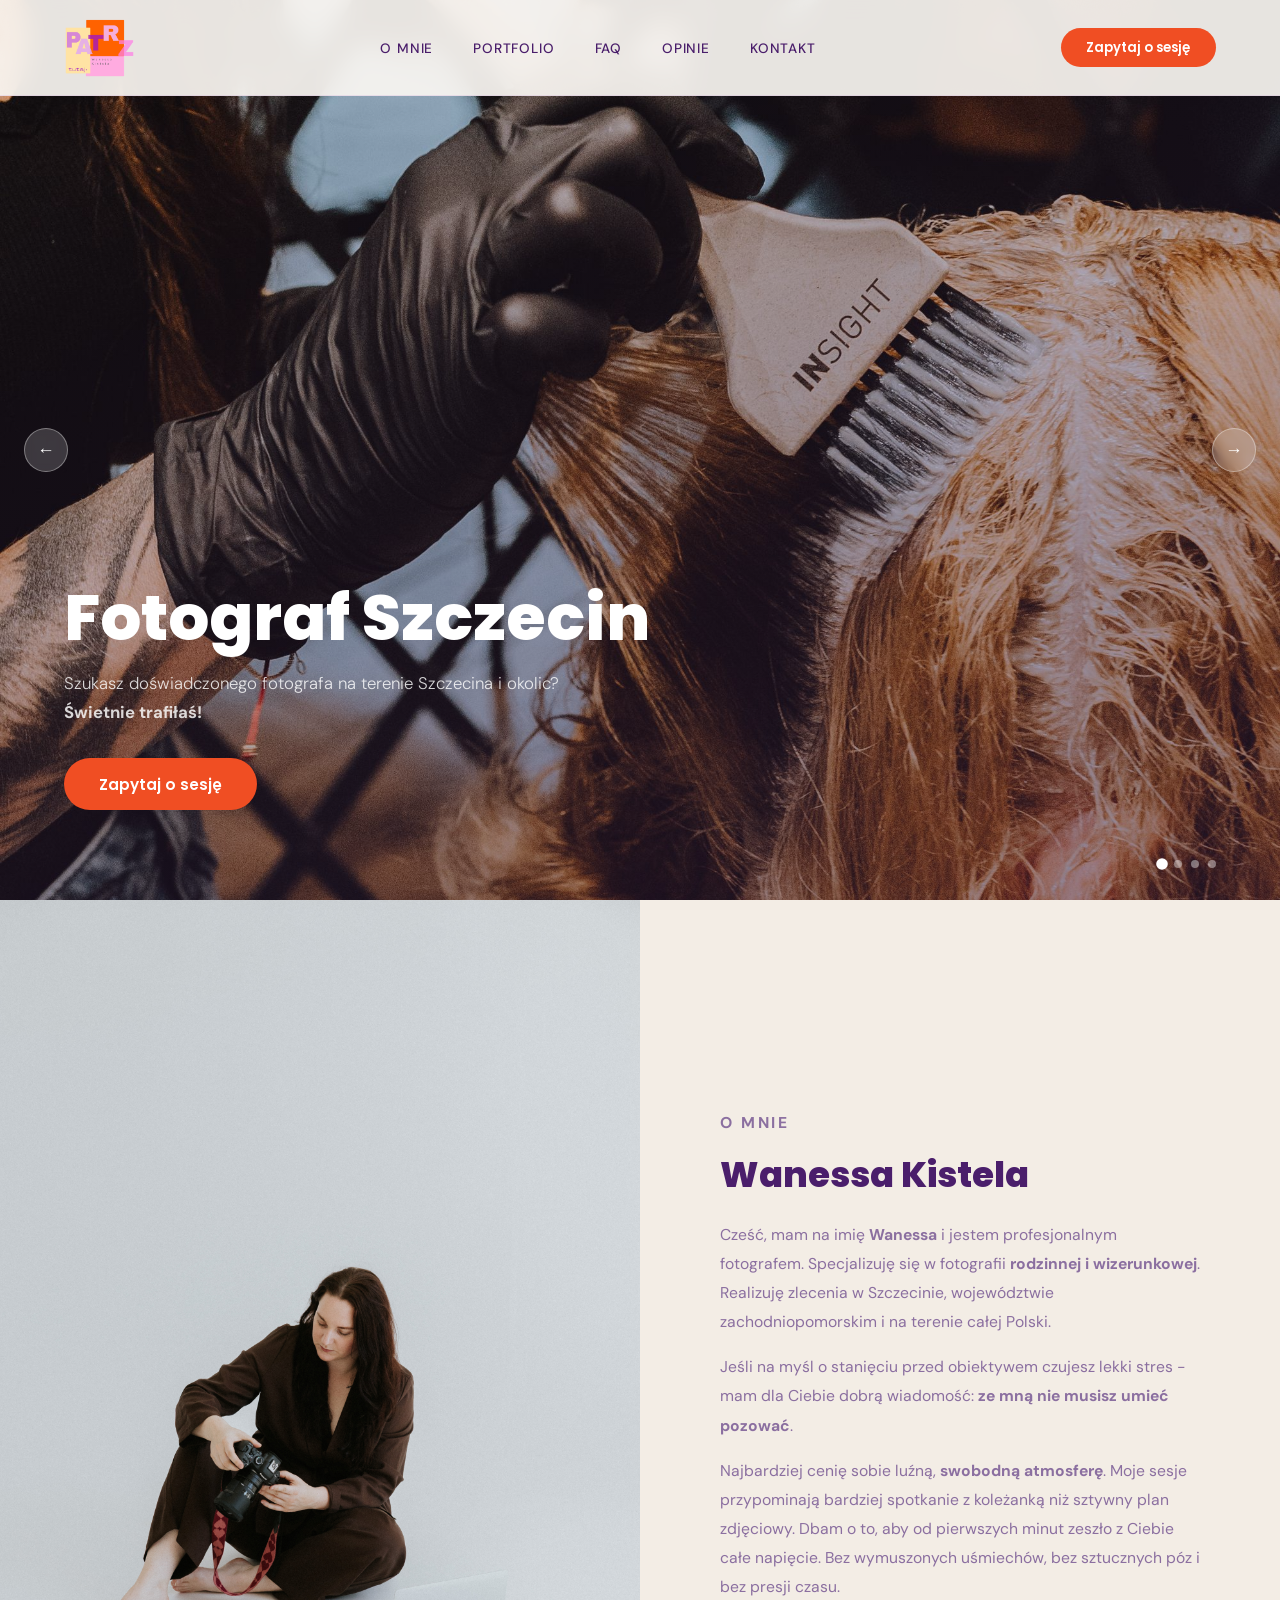
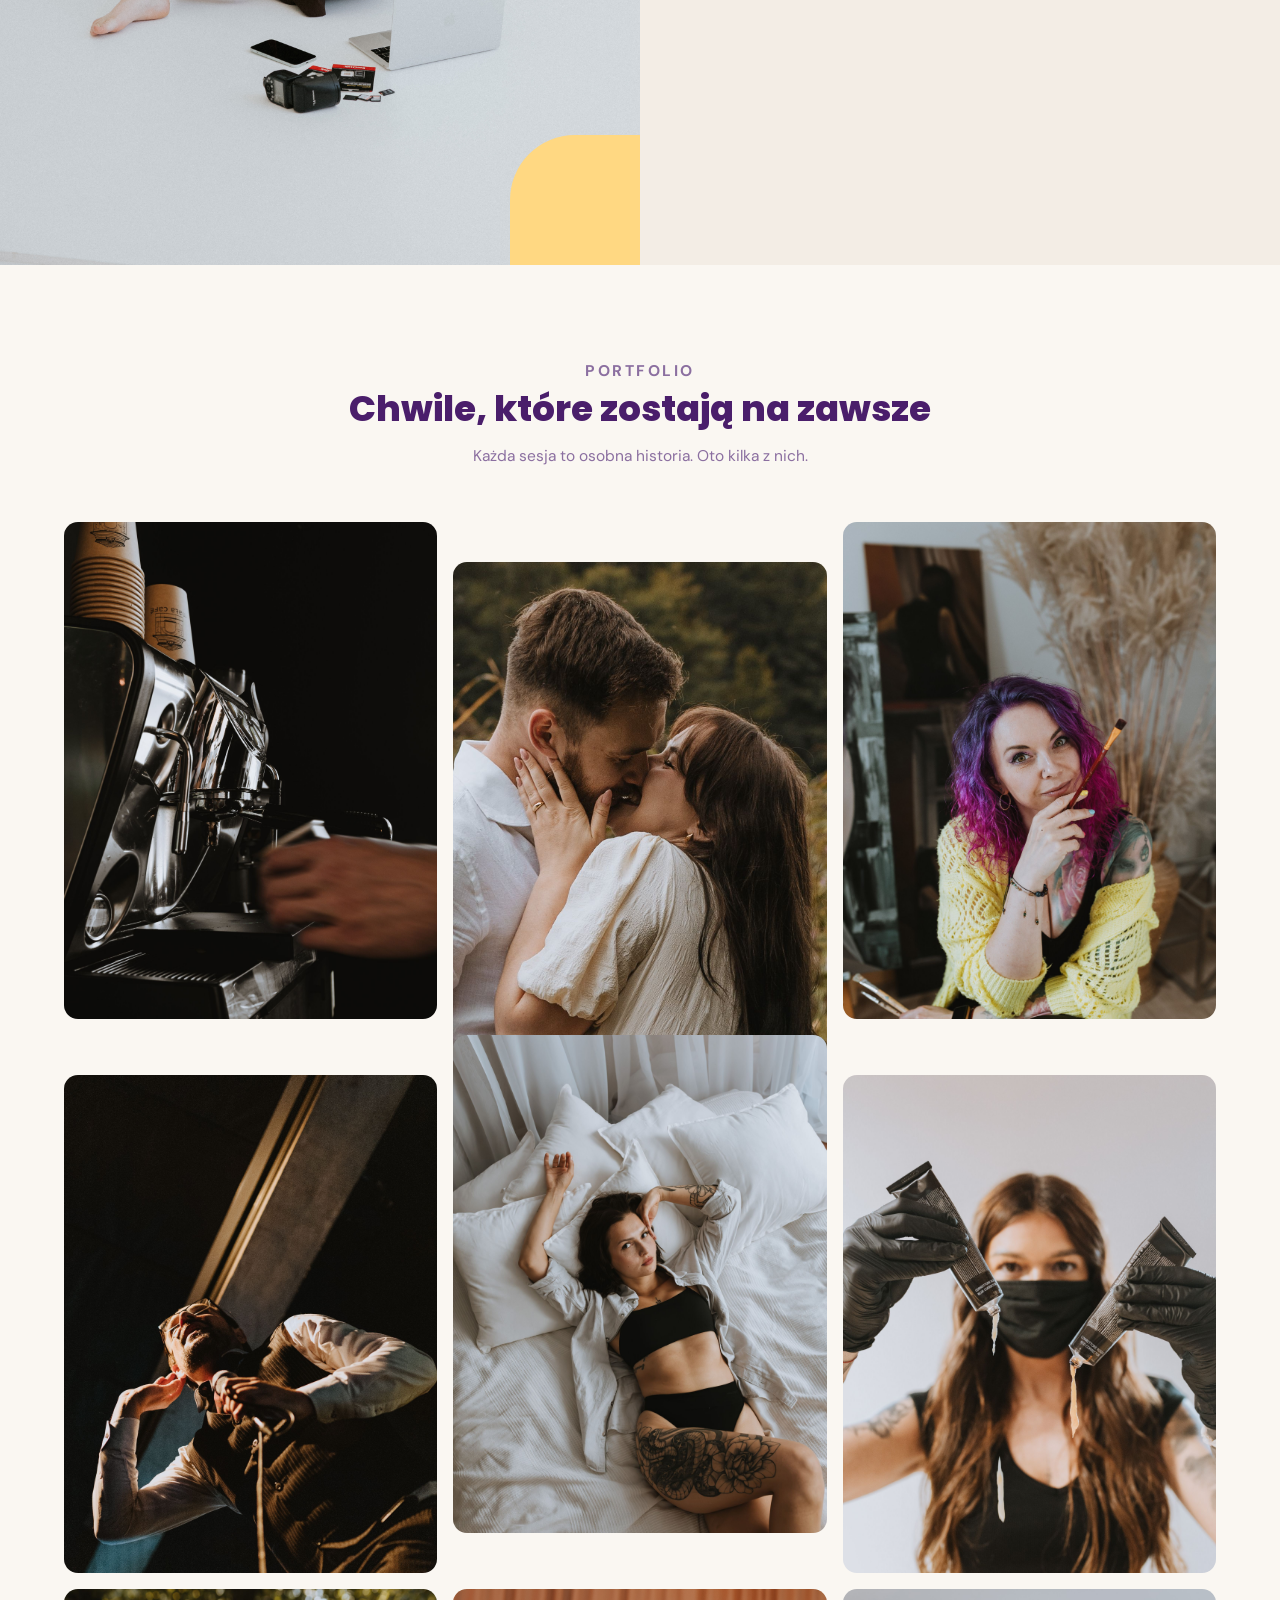
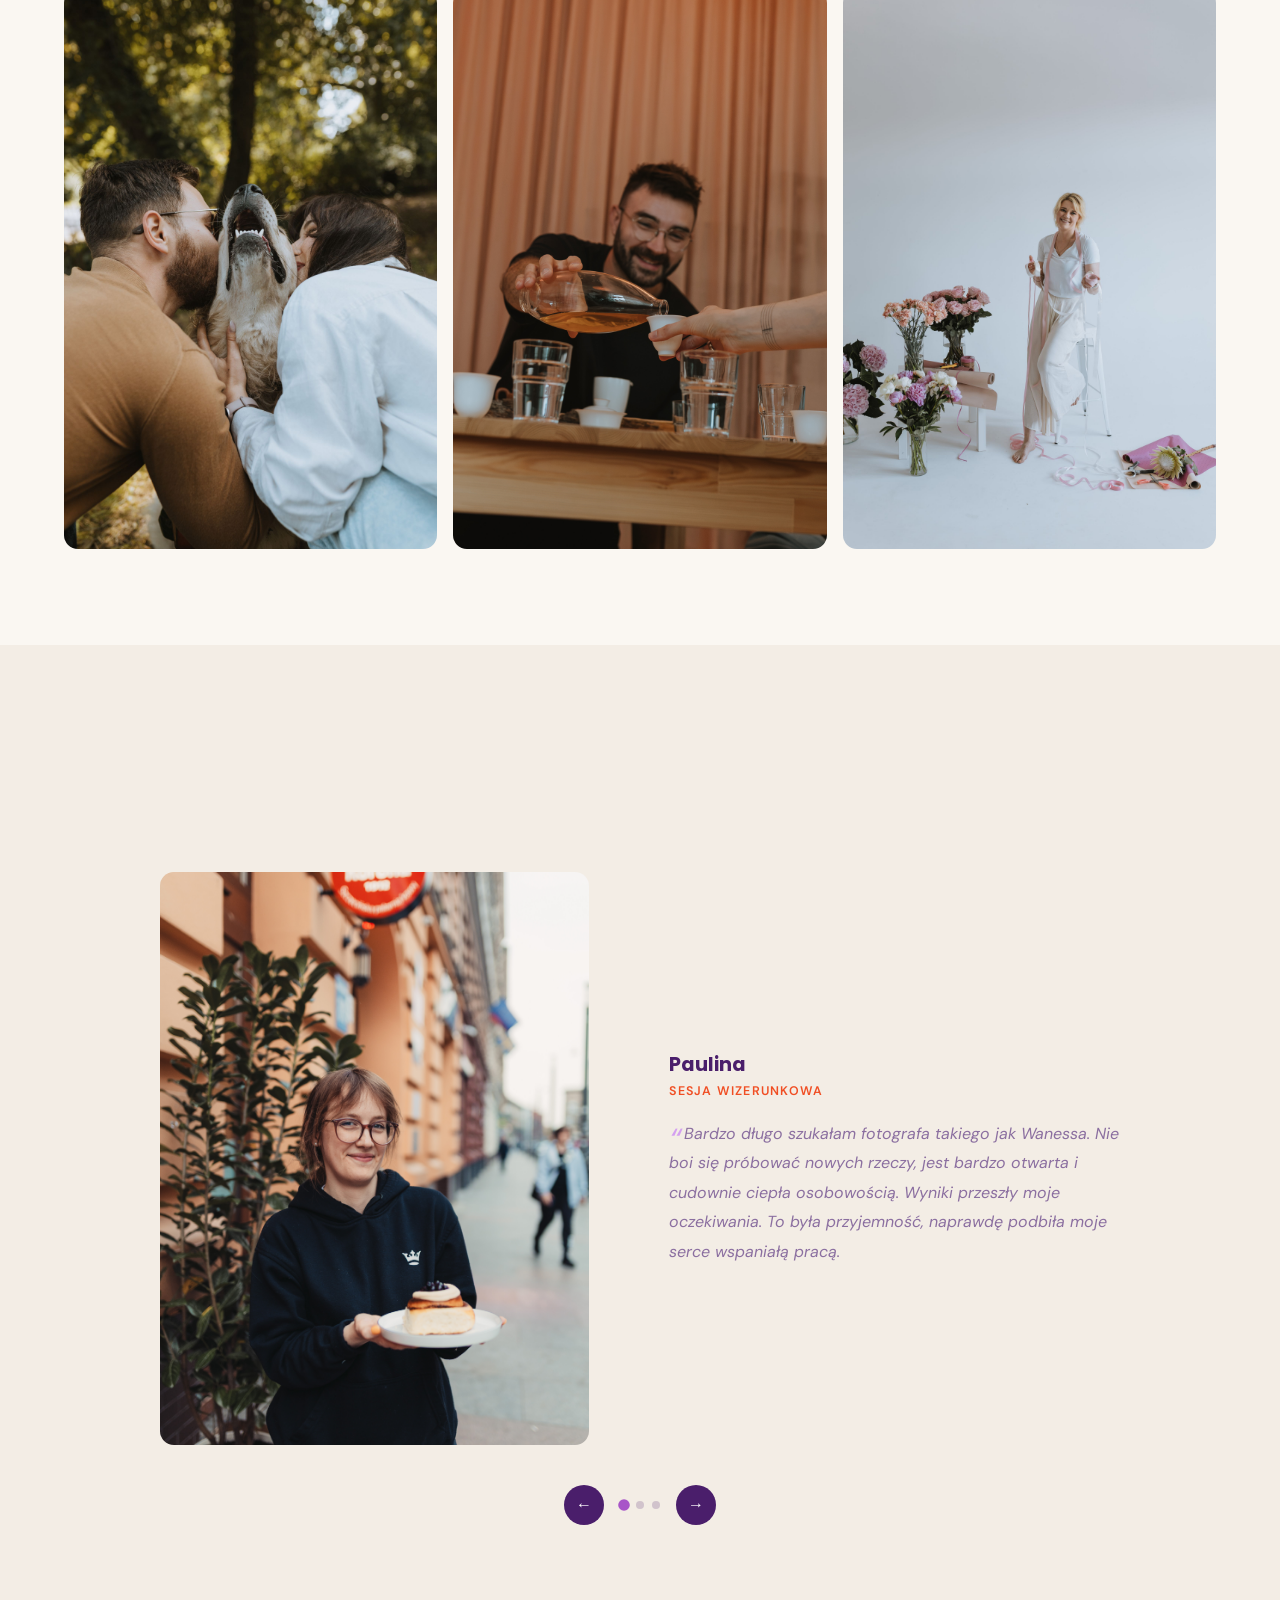
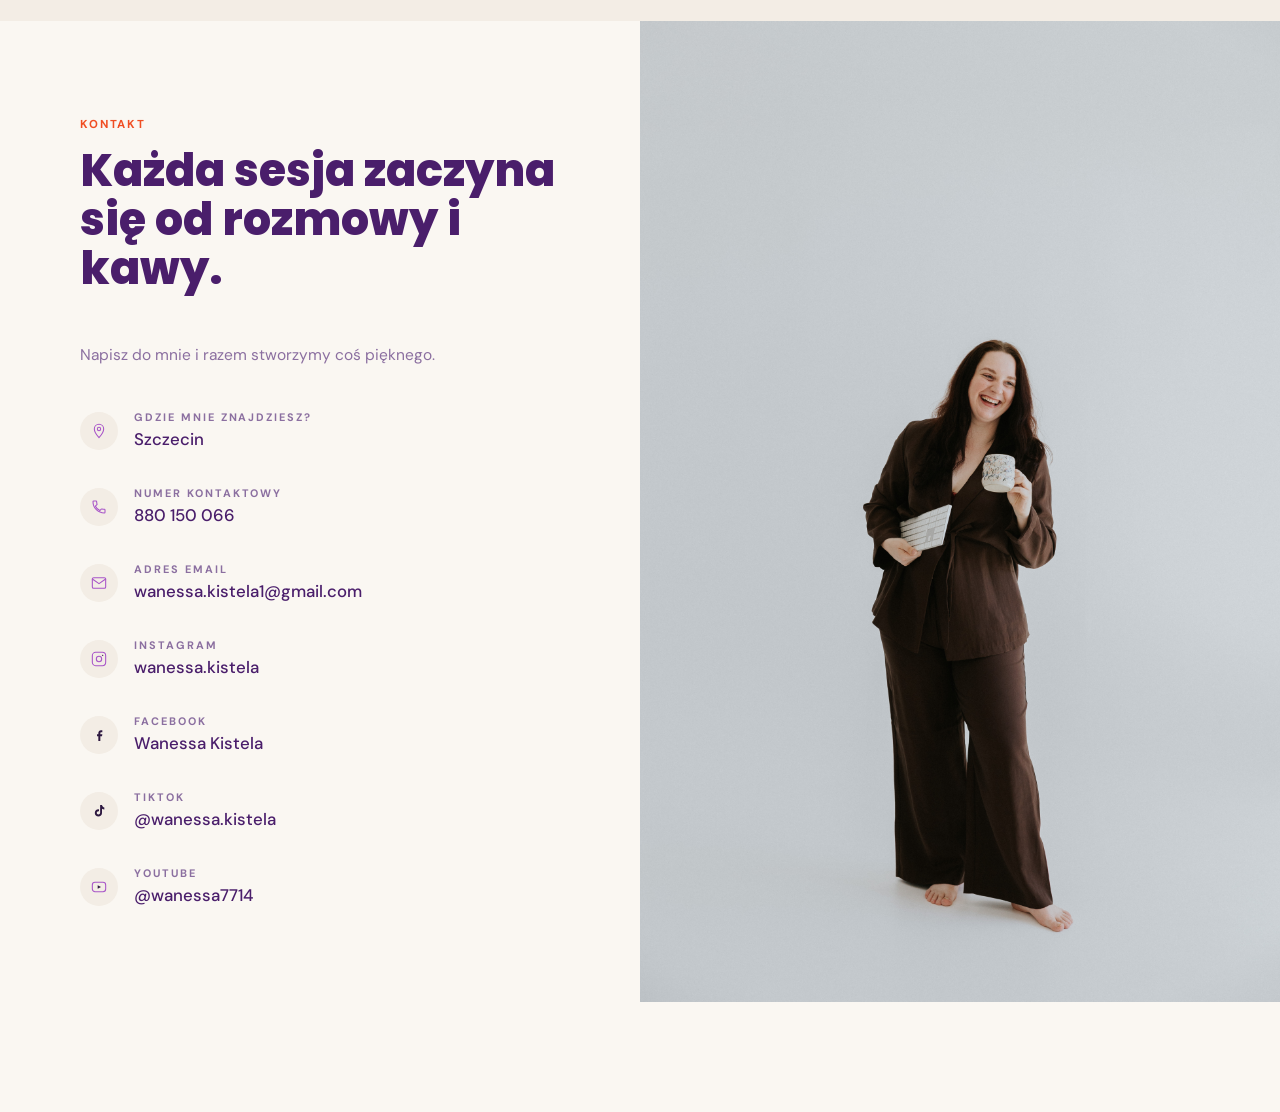
<file: index.html>
<!DOCTYPE html>
<html lang="pl">
<head>
  <meta charset="UTF-8">
  <meta name="viewport" content="width=device-width, initial-scale=1.0">
  <title>Wanessa Kistela Fotografia</title>
  <!--
  ╔══════════════════════════════════════════════════════╗
  ║  STRUKTURA FOLDERÓW — wszystkie zdjęcia w /contents/ ║
  ║                                                      ║
  ║  logo/              →  logo w nawigacji              ║
  ║  carousel/          →  karuzela na górze strony      ║
  ║  landing-portfolio/ →  podgląd portfolio (ta strona) ║
  ║  opinions/          →  zdjęcia w opiniach klientów   ║
  ║  about-photo/       →  zdjęcie w sekcji „O mnie”     ║
  ║  contact-photo/     →  zdjęcie w sekcji „Kontakt”    ║
  ║  portfolio/<kat>/   →  galerie podstron portfolio    ║
  ║                        (artystyczne, biznesowe,      ║
  ║                        reportazowe, rodzinne, video) ║
  ║                                                      ║
  ║  Wszystkie teksty edytujesz w obiekcie CONTENT       ║
  ║  w js/index.js — bez dotykania reszty kodu.          ║
  ╚══════════════════════════════════════════════════════╝
  -->
  <link rel="preconnect" href="https://fonts.googleapis.com">
  <link href="https://fonts.googleapis.com/css2?family=Poppins:wght@300;400;600;700;800&family=DM+Sans:ital,wght@0,300;0,400;0,500;1,300&display=swap" rel="stylesheet">
  <link rel="stylesheet" href="css/index.css">
</head>
<body>

<!-- ════════════════════════════════════════════════════════════
     ✏️  EDYTUJ TUTAJ — wszystkie teksty strony → js/index.js
     ════════════════════════════════════════════════════════════ -->

<!-- NAV -->
<nav id="nav">
  <a class="logo" href="#hero"><img alt="Wanessa Kistela"></a>
  <ul id="nav-links">
    <li><a href="#o-mnie">O mnie</a></li>
    <li><a href="portfolio.html">Portfolio</a></li>
    <li><a href="faq.html">FAQ</a></li>
    <li><a href="#opinie">Opinie</a></li>
    <li><a href="#kontakt">Kontakt</a></li>
  </ul>
  <a class="nav-cta" href="#kontakt">Zapytaj o sesję</a>
  <button class="nav-burger" id="nav-burger" aria-label="Menu">
    <span></span><span></span><span></span>
  </button>
</nav>

<!-- MOBILE NAV OVERLAY -->
<div class="mobile-nav" id="mobile-nav">
  <button class="mobile-nav-close" id="mobile-nav-close">&#10005;</button>
  <ul>
    <li><a href="#o-mnie">O mnie</a></li>
    <li><a href="portfolio.html">Portfolio</a></li>
    <li><a href="faq.html">FAQ</a></li>
    <li><a href="#opinie">Opinie</a></li>
    <li><a href="#kontakt">Kontakt</a></li>
    <li><a href="#kontakt" class="mobile-nav-cta">Zapytaj o sesję</a></li>
  </ul>
</div>

<!-- HERO -->
<section class="hero" id="hero">
  <div class="carousel-track" id="track"></div>
  <div class="hero-content">
    <h1 id="hHero"></h1>
    <p  id="hSub"></p>
    <a  id="hCta" class="hero-cta" href="#kontakt"></a>
  </div>
  <div class="carousel-arrows">
    <button class="arrow" id="prev">&#8592;</button>
    <button class="arrow" id="next">&#8594;</button>
  </div>
  <div class="carousel-dots" id="dots"></div>
</section>

<!-- ABOUT -->
<section class="about" id="o-mnie">
  <div class="about-img reveal">
    <img id="aImg" alt="">
  </div>
  <div class="about-text reveal delay-1">
    <p class="section-tag" id="aTag"></p>
    <h2 id="aHead"></h2>
    <div id="aPara"></div>
    <p class="about-signature" id="aSig"></p>
  </div>
</section>

<!-- PORTFOLIO -->
<section class="portfolio" id="portfolio">
  <div class="section-header reveal">
    <p class="section-tag" id="pTag"></p>
    <h2 id="pHead"></h2>
    <p id="pSub"></p>
  </div>
  <div class="portfolio-grid" id="pGrid"></div>
</section>

<!-- OPINIONS -->
<section class="opinions" id="opinie">
  <div class="section-header reveal">
    <p class="section-tag" id="opTag"></p>
    <h2 id="opHead"></h2>
  </div>
  <div class="opinions-inner reveal delay-1">
    <div class="opinions-viewport">
      <div class="opinions-track" id="opTrack"></div>
    </div>
  </div>
  <div class="opinions-controls reveal delay-2">
    <button class="op-arrow" id="opPrev">&#8592;</button>
    <div class="op-dots" id="opDots"></div>
    <button class="op-arrow" id="opNext">&#8594;</button>
  </div>
</section>

<!-- CONTACT -->
<section class="contact" id="kontakt">
  <div class="contact-left reveal">
    <p class="section-tag" id="cTag"></p>
    <h2 id="cHead"></h2>
    <p id="cSub" style="color:var(--muted);line-height:1.8;font-size:.97rem;margin-bottom:2.5rem;"></p>
    <div class="contact-items" id="cDet"></div>
  </div>
  <div class="contact-photo reveal delay-1">
    <img id="cImg" alt="">
  </div>
</section>

<footer id="foot" class="reveal"></footer>

<script src="js/index.js"></script>
</body>
</html>
</file>
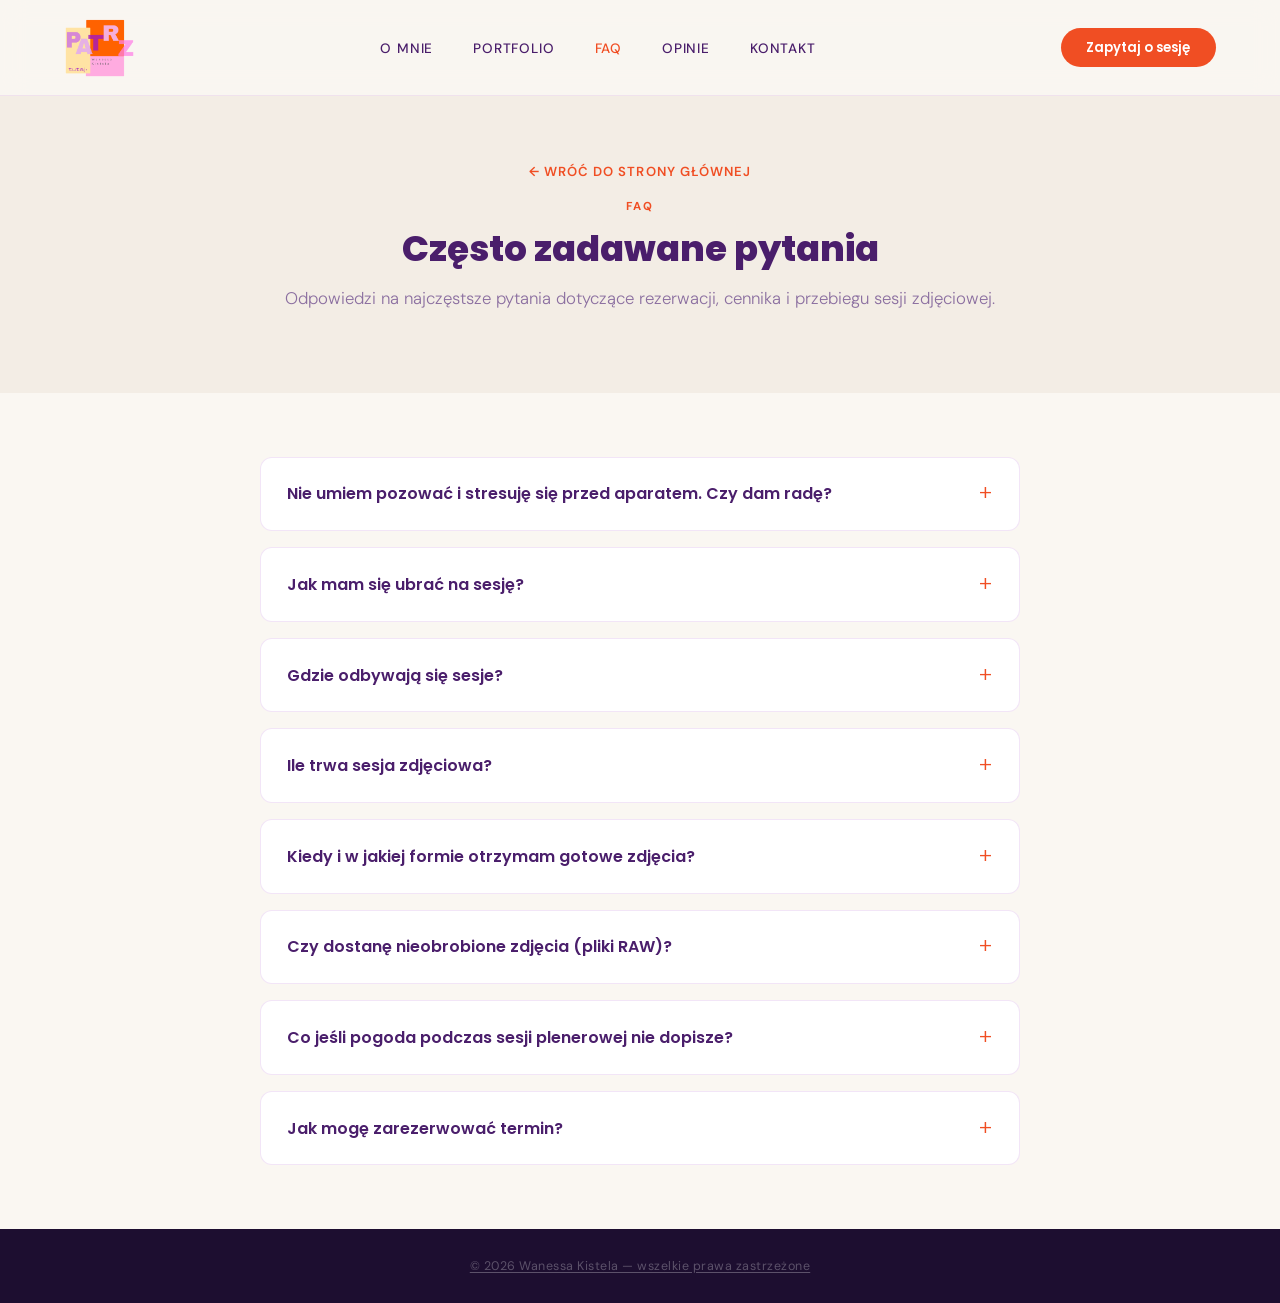
<file: faq.html>
<!DOCTYPE html>
<html lang="pl">
<head>
  <meta charset="UTF-8">
  <meta name="viewport" content="width=device-width, initial-scale=1.0">
  <title>FAQ — Wanessa Kistela Fotografia</title>
  <link rel="preconnect" href="https://fonts.googleapis.com">
  <link href="https://fonts.googleapis.com/css2?family=Poppins:wght@300;400;600;700;800&family=DM+Sans:ital,wght@0,300;0,400;0,500;1,300&display=swap" rel="stylesheet">
  <link rel="stylesheet" href="css/faq.css">
</head>
<body>


<!-- NAV -->
<nav id="nav">
  <a class="logo" href="index.html">
    <img alt="Wanessa Kistela">
  </a>
  <ul>
    <li><a href="index.html#o-mnie">O mnie</a></li>
    <li><a href="portfolio.html">Portfolio</a></li>
    <li><a href="faq.html" class="active">FAQ</a></li>
    <li><a href="index.html#opinie">Opinie</a></li>
    <li><a href="index.html#kontakt">Kontakt</a></li>
  </ul>
  <a class="nav-cta" href="index.html#kontakt">Zapytaj o sesję</a>
  <button class="nav-burger" id="nav-burger" aria-label="Menu">
    <span></span><span></span><span></span>
  </button>
</nav>

<div class="mobile-nav" id="mobile-nav">
  <button class="mobile-nav-close" id="mobile-nav-close">&#10005;</button>
  <ul>
    <li><a href="index.html#o-mnie">O mnie</a></li>
    <li><a href="portfolio.html">Portfolio</a></li>
    <li><a href="faq.html" class="active">FAQ</a></li>
    <li><a href="index.html#opinie">Opinie</a></li>
    <li><a href="index.html#kontakt">Kontakt</a></li>
    <li><a href="index.html#kontakt" class="mobile-nav-cta">Zapytaj o sesję</a></li>
  </ul>
</div>

<!-- PAGE HEADER -->
<header class="page-header reveal">
  <div class="page-header-inner">
    <a class="back-link" id="pBack" href="index.html"></a>
    <span class="section-tag" id="pTag"></span>
    <h1 id="pHead"></h1>
    <p class="sub" id="pSub"></p>
  </div>
</header>

<!-- FAQ ACCORDION -->
<section class="faq-section">
  <div class="faq-list" id="faqList"></div>
</section>

<footer id="foot"></footer>

<script src="js/faq.js"></script>
</body>
</html>
</file>
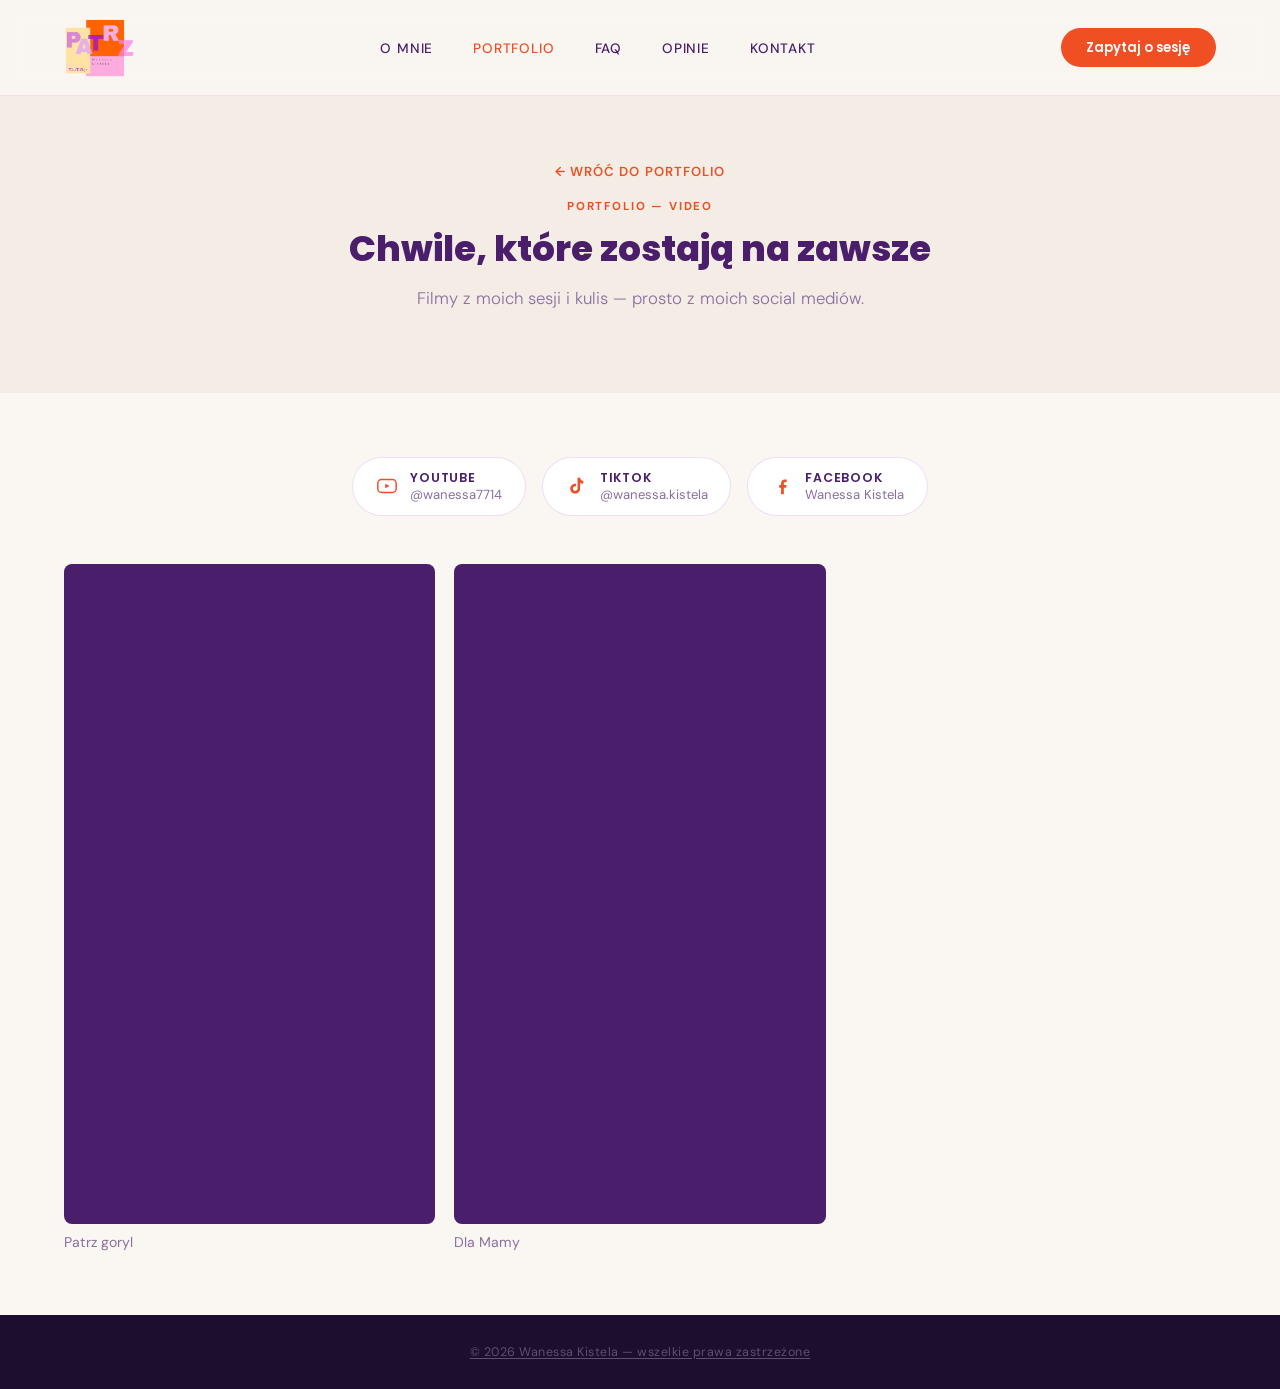
<file: portfolio-video.html>
<!DOCTYPE html>
<html lang="pl">
<head>
  <meta charset="UTF-8">
  <meta name="viewport" content="width=device-width, initial-scale=1.0">
  <title>Video — Wanessa Kistela Fotografia</title>
  <link rel="preconnect" href="https://fonts.googleapis.com">
  <link href="https://fonts.googleapis.com/css2?family=Poppins:wght@300;400;600;700;800&family=DM+Sans:ital,wght@0,300;0,400;0,500;1,300&display=swap" rel="stylesheet">
  <link rel="stylesheet" href="css/portfolio-video.css">
</head>
<body>


<!-- NAV -->
<nav id="nav">
  <a class="logo" href="index.html">
    <img alt="Wanessa Kistela">
  </a>
  <ul>
    <li><a href="index.html#o-mnie">O mnie</a></li>
    <li><a href="portfolio.html" class="active">Portfolio</a></li>
    <li><a href="faq.html">FAQ</a></li>
    <li><a href="index.html#opinie">Opinie</a></li>
    <li><a href="index.html#kontakt">Kontakt</a></li>
  </ul>
  <a class="nav-cta" href="index.html#kontakt">Zapytaj o sesję</a>
  <button class="nav-burger" id="nav-burger" aria-label="Menu">
    <span></span><span></span><span></span>
  </button>
</nav>

<div class="mobile-nav" id="mobile-nav">
  <button class="mobile-nav-close" id="mobile-nav-close">&#10005;</button>
  <ul>
    <li><a href="index.html#o-mnie">O mnie</a></li>
    <li><a href="portfolio.html">Portfolio</a></li>
    <li><a href="faq.html">FAQ</a></li>
    <li><a href="index.html#opinie">Opinie</a></li>
    <li><a href="index.html#kontakt">Kontakt</a></li>
    <li><a href="index.html#kontakt" class="mobile-nav-cta">Zapytaj o sesję</a></li>
  </ul>
</div>

<!-- PAGE HEADER -->
<header class="page-header reveal">
  <div class="page-header-inner">
    <a class="back-link" id="pBack" href="portfolio.html"></a>
    <span class="section-tag" id="pTag"></span>
    <h1 id="pHead"></h1>
    <p class="sub" id="pSub"></p>
  </div>
</header>

<!-- SOCIAL LINKS + VIDEO GRID -->
<section class="grid-section">
  <div class="socials reveal" id="socials"></div>
  <div class="video-grid" id="grid"></div>
</section>

<footer id="foot"></footer>

<script src="js/portfolio-video.js"></script>
</body>
</html>
</file>
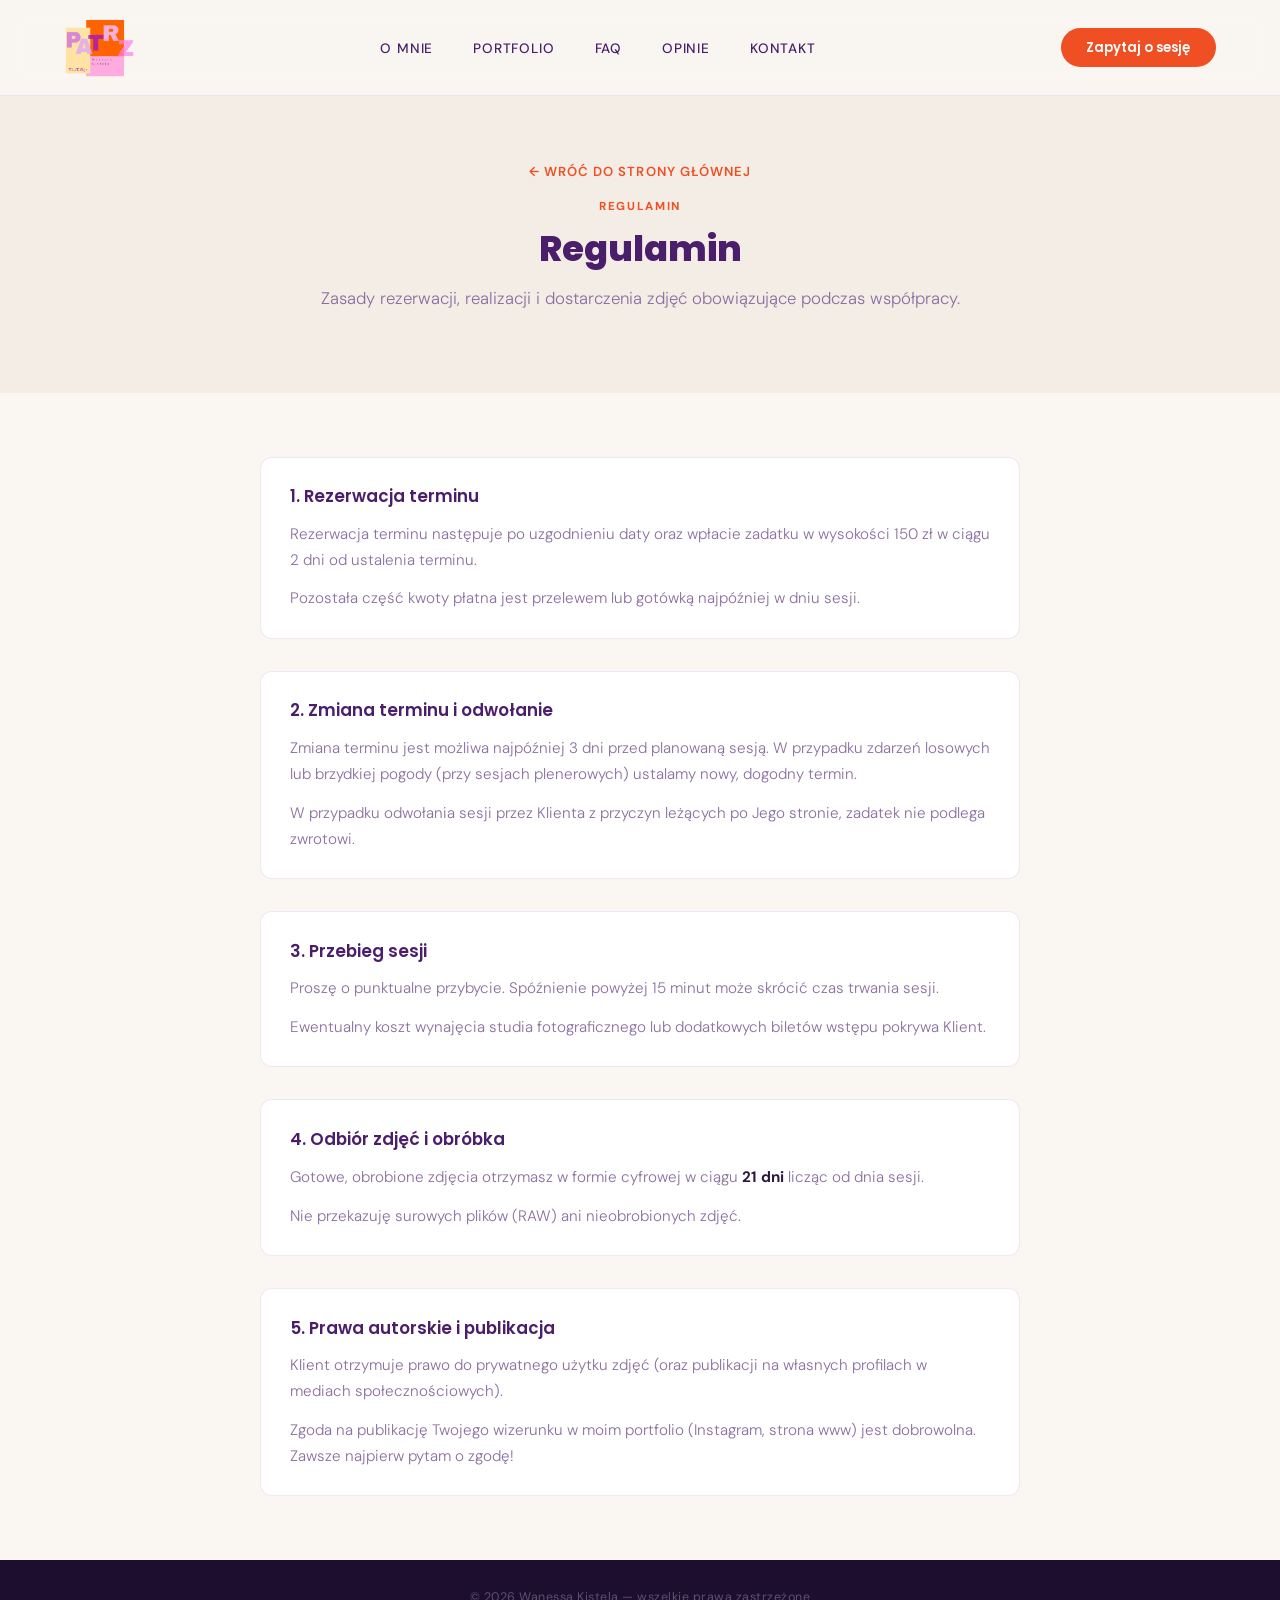
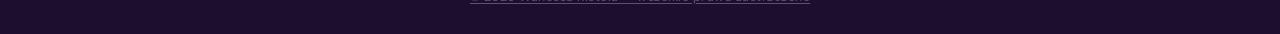
<file: regulamin.html>
<!DOCTYPE html>
<html lang="pl">
<head>
  <meta charset="UTF-8">
  <meta name="viewport" content="width=device-width, initial-scale=1.0">
  <title>Regulamin — Wanessa Kistela Fotografia</title>
  <link rel="preconnect" href="https://fonts.googleapis.com">
  <link href="https://fonts.googleapis.com/css2?family=Poppins:wght@300;400;600;700;800&family=DM+Sans:ital,wght@0,300;0,400;0,500;1,300&display=swap" rel="stylesheet">
  <link rel="stylesheet" href="css/regulamin.css">
</head>
<body>


<!-- NAV -->
<nav id="nav">
  <a class="logo" href="index.html">
    <img alt="Wanessa Kistela">
  </a>
  <ul>
    <li><a href="index.html#o-mnie">O mnie</a></li>
    <li><a href="portfolio.html">Portfolio</a></li>
    <li><a href="faq.html">FAQ</a></li>
    <li><a href="index.html#opinie">Opinie</a></li>
    <li><a href="index.html#kontakt">Kontakt</a></li>
  </ul>
  <a class="nav-cta" href="index.html#kontakt">Zapytaj o sesję</a>
  <button class="nav-burger" id="nav-burger" aria-label="Menu">
    <span></span><span></span><span></span>
  </button>
</nav>

<div class="mobile-nav" id="mobile-nav">
  <button class="mobile-nav-close" id="mobile-nav-close">&#10005;</button>
  <ul>
    <li><a href="index.html#o-mnie">O mnie</a></li>
    <li><a href="portfolio.html">Portfolio</a></li>
    <li><a href="faq.html">FAQ</a></li>
    <li><a href="index.html#opinie">Opinie</a></li>
    <li><a href="index.html#kontakt">Kontakt</a></li>
    <li><a href="index.html#kontakt" class="mobile-nav-cta">Zapytaj o sesję</a></li>
  </ul>
</div>

<!-- PAGE HEADER -->
<header class="page-header reveal">
  <div class="page-header-inner">
    <a class="back-link" id="pBack" href="index.html"></a>
    <span class="section-tag" id="pTag"></span>
    <h1 id="pHead"></h1>
    <p class="sub" id="pSub"></p>
  </div>
</header>

<!-- REGULAMIN -->
<section class="regulamin-section">
  <div class="regulamin-list" id="regulaminList"></div>
</section>

<footer id="foot"></footer>

<script src="js/regulamin.js"></script>
</body>
</html>
</file>
<file: css/index.css>
:root {
      --bg:          #FAF7F2;
      --bg2:         #F3EDE5;
      --yellow:      #FFD882;
      --orange:      #F04E23;
      --pink:        #F07DC6;
      --purple-lt:   #D4A0F0;
      --purple:      #A855C8;
      --purple-dark: #4A1E6B;
      --text:        #2D1840;
      --muted:       #8B6FA0;
      --white:       #FFFFFF;
    }
    *, *::before, *::after { margin:0; padding:0; box-sizing:border-box; }
    html { scroll-behavior: smooth; }
    body { font-family:'DM Sans',sans-serif; background:var(--bg); color:var(--text); overflow-x:hidden; }

    /* ── NAV ── */
    nav {
      position:fixed; top:0; left:0; right:0; z-index:200;
      display:flex; justify-content:space-between; align-items:center;
      padding:1.1rem 4rem;
      background:rgba(250,247,242,0.92);
      backdrop-filter:blur(12px);
      border-bottom:1px solid rgba(168,85,200,0.12);
      transition:box-shadow .3s;
    }
    nav .logo img {
      height:60px; width:auto; display:block;
    }
    nav ul { list-style:none; display:flex; gap:2.5rem; }
    nav ul a {
      text-decoration:none; color:var(--purple-dark);
      font-size:.85rem; font-weight:500;
      letter-spacing:.06em; text-transform:uppercase;
      transition:color .2s;
    }
    nav ul a:hover { color:var(--orange); }
    .nav-cta {
      background:var(--orange); color:#fff; text-decoration:none;
      padding:.6rem 1.6rem; border-radius:50px;
      font-family:'Poppins',sans-serif; font-size:.82rem; font-weight:600;
      transition:background .2s, transform .15s;
    }
    .nav-cta:hover { background:#d43d15; transform:scale(1.04); }

    /* ── HERO CAROUSEL ── */
    .hero { position:relative; height:100vh; min-height:580px; overflow:hidden; }
    .carousel-track { display:flex; height:100%; transition:transform .75s cubic-bezier(.77,0,.175,1); }
    .carousel-slide { min-width:100%; height:100%; position:relative; overflow:hidden; }
    .carousel-slide img { width:100%; height:100%; object-fit:cover; display:block; }
    .slide-overlay {
      position:absolute; inset:0;
      background:linear-gradient(160deg, rgba(74,30,107,.05) 0%, rgba(45,24,64,.45) 100%);
    }

    .hero-content {
      position:absolute; bottom:10%; left:4rem; z-index:10; max-width:600px;
    }
    .hero-content h1 {
      font-family:'Poppins',sans-serif;
      font-size:clamp(2.4rem,5vw,4rem); font-weight:800;
      color:#fff; line-height:1.1; margin-bottom:1rem;
    }
    .hero-content p {
      color:rgba(255,255,255,.82); font-size:1.05rem;
      font-weight:300; line-height:1.7; margin-bottom:2rem;
    }
    .hero-cta {
      display:inline-block; background:var(--orange); color:#fff;
      text-decoration:none; padding:.9rem 2.2rem; border-radius:50px;
      font-family:'Poppins',sans-serif; font-weight:600; font-size:.95rem;
      transition:background .2s, transform .15s;
    }
    .hero-cta:hover { background:#d43d15; transform:translateY(-2px); }
    .hero-content b, .hero-content strong { font-weight:700; }

    .carousel-arrows {
      position:absolute; top:50%; transform:translateY(-50%);
      width:100%; padding:0 1.5rem; display:flex;
      justify-content:space-between; z-index:10; pointer-events:none;
    }
    .arrow {
      pointer-events:all; width:44px; height:44px; border-radius:50%;
      background:rgba(255,255,255,.18); border:1px solid rgba(255,255,255,.35);
      backdrop-filter:blur(4px); color:#fff; font-size:1.1rem;
      cursor:pointer; display:flex; align-items:center; justify-content:center;
      transition:background .2s;
    }
    .arrow:hover { background:rgba(255,255,255,.3); }
    .carousel-dots {
      position:absolute; bottom:2rem; right:4rem;
      display:flex; gap:.55rem; z-index:10;
    }
    .dot {
      width:8px; height:8px; border-radius:50%;
      background:rgba(255,255,255,.4); cursor:pointer;
      transition:background .3s, transform .3s;
    }
    .dot.active { background:#fff; transform:scale(1.45); }

    /* ── ABOUT ── */
    .about { display:grid; grid-template-columns:1fr 1fr; min-height:88vh; }
    .about-img { position:relative; overflow:hidden; }
    .about-img img { width:100%; height:100%; object-fit:cover; }
    .about-img::after {
      content:''; position:absolute; bottom:0; right:0;
      width:130px; height:130px;
      background:var(--yellow); border-radius:50% 0 0 0;
    }
    .about-text {
      padding:6rem 5rem; background:var(--bg2);
      display:flex; flex-direction:column; justify-content:center;
    }
    .section-tag {
      font-size:.72rem; font-weight:700;
      letter-spacing:.16em; text-transform:uppercase;
      color:var(--orange); margin-bottom:.9rem;
    }
    .about-text h2 {
      font-family:'Poppins',sans-serif;
      font-size:clamp(1.8rem,2.8vw,2.6rem); font-weight:800;
      color:var(--purple-dark); line-height:1.2; margin-bottom:1.5rem;
    }
    .about-text p {
      color:var(--muted); line-height:1.85;
      font-size:.98rem; margin-bottom:1rem;
    }
    .about-signature {
      font-family:'Poppins',sans-serif; font-size:1.4rem;
      font-weight:700; color:var(--purple); margin-top:1.5rem;
    }

    /* ── PORTFOLIO ── */
    .portfolio { padding:6rem 4rem; background:var(--bg); }
    .section-header { text-align:center; margin-bottom:3.5rem; }
    .section-header h2 {
      font-family:'Poppins',sans-serif;
      font-size:clamp(1.8rem,2.8vw,2.6rem); font-weight:800;
      color:var(--purple-dark); margin-bottom:.6rem;
    }
    .section-header p { color:var(--muted); font-size:.97rem; max-width:480px; margin:0 auto; }

    .portfolio-grid {
      display:grid;
      grid-template-columns:repeat(3,1fr);
      gap:1rem;
    }
    .p-item {
      position:relative; overflow:hidden;
      border-radius:14px; cursor:pointer;
    }
    .p-item:nth-child(1) { aspect-ratio:3/4; }
    .p-item:nth-child(2) { aspect-ratio:3/4; margin-top:2.5rem; }
    .p-item:nth-child(3) { aspect-ratio:3/4; }
    .p-item:nth-child(4) { aspect-ratio:3/4; }
    .p-item:nth-child(5) { aspect-ratio:3/4; margin-top:-2.5rem; }
    .p-item:nth-child(6) { aspect-ratio:3/4; }
    .p-item img { width:100%; height:100%; object-fit:cover; transition:transform .5s ease; display:block; }
    .p-item:hover img { transform:scale(1.06); }
    .p-overlay {
      position:absolute; inset:0;
      background:linear-gradient(to top,rgba(74,30,107,.55) 0%,transparent 55%);
      opacity:0; transition:opacity .3s;
    }
    .p-item:hover .p-overlay { opacity:1; }

    /* ── OPINIONS ── */
    .opinions { padding:6rem 4rem; background:var(--bg2); overflow:hidden; }
    .opinions-inner { max-width:960px; margin:0 auto; }
    .opinions-viewport { overflow:hidden; }
    .opinions-track {
      display:flex;
      transition:transform .65s cubic-bezier(.4,0,.2,1);
    }
    .opinion-slide {
      min-width:100%;
      display:grid;
      grid-template-columns:1fr 1.05fr;
      gap:80px;
      align-items:center;
    }
    .opinion-photo {
      aspect-ratio:3/4;
      border-radius:14px; overflow:hidden;
    }
    .opinion-photo img { width:100%; height:100%; object-fit:cover; display:block; }
    .opinion-body { display:flex; flex-direction:column; justify-content:center; }
    .opinion-name {
      font-family:'Poppins',sans-serif; font-size:1.2rem;
      font-weight:700; color:var(--purple-dark); margin-bottom:.25rem;
    }
    .opinion-session {
      font-size:.78rem; font-weight:600; letter-spacing:.1em;
      text-transform:uppercase; color:var(--orange); margin-bottom:1.2rem;
    }
    .opinion-quote {
      color:var(--muted); line-height:1.85; font-size:1rem;
      font-style:italic;
    }
    .opinion-quote::before { content:'\201C'; font-size:2rem; color:var(--purple-lt); line-height:0; vertical-align:-.4em; margin-right:.2rem; }
    .opinions-controls {
      display:flex; align-items:center; justify-content:center; gap:1rem; margin-top:2.5rem;
    }
    .op-arrow {
      width:40px; height:40px; border-radius:50%;
      background:var(--purple-dark); color:#fff; border:none;
      font-size:1rem; cursor:pointer; display:flex; align-items:center; justify-content:center;
      transition:background .2s;
    }
    .op-arrow:hover { background:var(--orange); }
    .op-dots { display:flex; gap:.5rem; }
    .op-dot {
      width:8px; height:8px; border-radius:50%;
      background:rgba(74,30,107,.2); border:none; cursor:pointer;
      transition:background .3s, transform .3s;
    }
    .op-dot.active { background:var(--purple); transform:scale(1.45); }

    /* ── CONTACT ── */
    .contact {
      display:grid; grid-template-columns:1fr 1fr; min-height:85vh;
      background:var(--bg);
    }
    .contact-left {
      padding:6rem 5rem;
      display:flex; flex-direction:column; justify-content:center;
    }
    .contact-left h2 {
      font-family:'Poppins',sans-serif;
      font-size:clamp(2.2rem,3.5vw,3.4rem); font-weight:800;
      color:var(--purple-dark); line-height:1.1; margin-bottom:3rem;
    }
    .contact-items { display:flex; flex-direction:column; gap:2.2rem; }
    .c-item { display:flex; align-items:flex-start; gap:1rem; }
    .c-icon-wrap {
      width:38px; height:38px; border-radius:50%; flex-shrink:0;
      background:var(--bg2); display:flex; align-items:center; justify-content:center;
      margin-top:.15rem;
    }
    .c-icon-wrap svg { width:16px; height:16px; stroke:var(--purple); }
    .c-item-text { display:flex; flex-direction:column; gap:.3rem; }
    .c-label {
      font-size:.68rem; font-weight:700; letter-spacing:.18em;
      text-transform:uppercase; color:var(--muted);
    }
    .c-value {
      font-size:1.05rem; font-weight:500;
      color:var(--purple-dark); text-decoration:none;
      transition:color .2s;
    }
    .c-value:hover { color:var(--orange); }
    .contact-photo { position:relative; overflow:hidden; }
    .contact-photo img { width:100%; height:100%; object-fit:cover; display:block; }

    /* ── FOOTER ── */
    footer {
      background:#1d0e30; text-align:center;
      padding:1.8rem; color:rgba(255,255,255,.28);
      font-size:.78rem; letter-spacing:.04em;
    }
    footer a {
      color: inherit;
      text-decoration: underline;
      text-decoration-color: rgba(255,255,255,.28);
      text-underline-offset: 2px;
      transition: color .2s;
    }
    footer a:hover { color: var(--pink); text-decoration-color: var(--pink); }

    /* ── HAMBURGER ── */
    .nav-burger {
      display:none; flex-direction:column; justify-content:space-between;
      width:28px; height:20px; background:none; border:none; cursor:pointer; padding:0;
    }
    .nav-burger span {
      display:block; height:2px; background:var(--purple-dark);
      border-radius:2px; transition:transform .3s, opacity .3s;
    }

    /* ── MOBILE NAV OVERLAY ── */
    .mobile-nav {
      display:none; position:fixed; inset:0; z-index:300;
      background:var(--bg); flex-direction:column;
      align-items:center; justify-content:center; gap:2.5rem;
    }
    .mobile-nav.open { display:flex; }
    .mobile-nav ul { list-style:none; text-align:center; display:flex; flex-direction:column; gap:2rem; }
    .mobile-nav ul a {
      text-decoration:none; color:var(--purple-dark);
      font-family:'Poppins',sans-serif; font-size:1.6rem; font-weight:700;
      letter-spacing:.04em; transition:color .2s;
    }
    .mobile-nav ul a:hover { color:var(--orange); }
    .mobile-nav-cta {
      display:inline-block; background:var(--orange) !important;
      color:#fff !important; padding:.8rem 2.2rem; border-radius:50px;
      font-size:1rem !important; font-weight:600 !important;
    }
    .mobile-nav-close {
      position:absolute; top:1.5rem; right:1.5rem;
      background:none; border:none; font-size:1.6rem;
      color:var(--purple-dark); cursor:pointer;
    }

    /* ── RESPONSIVE — TABLET ── */
    @media(max-width:900px){
      nav { padding:1rem 1.5rem; }
      nav ul, .nav-cta { display:none; }
      .nav-burger { display:flex; }
      .hero-content { left:1.5rem; bottom:8%; max-width:90%; }
      .carousel-dots { right:1.5rem; }
      .arrow { width:38px; height:38px; }
      .about { grid-template-columns:1fr; }
      .about-img { height:65vw; }
      .about-text { padding:3.5rem 2rem; }
      .portfolio { padding:4rem 1.5rem; }
      .portfolio-grid { grid-template-columns:repeat(2,1fr); }
      .p-item:nth-child(2),.p-item:nth-child(5) { margin:0; }
      .opinions { padding:4rem 1.5rem; }
      .opinion-slide { grid-template-columns:1fr; gap:1.5rem; }
      .opinion-photo { aspect-ratio:4/3; }
      .opinion-body { padding:0 .5rem 1.5rem; }
      .contact { grid-template-columns:1fr; }
      .contact-left { padding:3rem 2rem; }
      .contact-photo { height:65vw; }
    }

    /* ── RESPONSIVE — MOBILE ── */
    @media(max-width:540px){
      .hero-content h1 { font-size:2rem; }
      .hero-content p { font-size:.9rem; }
      .hero-cta { padding:.75rem 1.6rem; font-size:.85rem; }
      .carousel-arrows { padding:0 .5rem; }
      .about-img { height:80vw; }
      .about-text { padding:2.5rem 1.2rem; }
      .about-text h2 { font-size:1.6rem; }
      .portfolio { padding:3rem 1rem; }
      .portfolio-grid { grid-template-columns:1fr; }
      .opinions { padding:3rem 1rem; }
      .opinion-slide { gap:1rem; }
      .opinion-photo { aspect-ratio:3/2; }
      .opinion-body { padding:0 .25rem 1rem; }
      .opinion-name { font-size:1rem; }
      .opinion-quote { font-size:.9rem; }
      .contact-left { padding:2.5rem 1.2rem; }
      .contact-left h2 { font-size:1.8rem; }
      .contact-photo { height:80vw; }
      .opinions-controls { margin-top:1.5rem; }
    }

    /* ── SCROLL REVEAL ── */
    .reveal {
      opacity:0;
      transform:translateY(36px);
      transition:opacity .85s ease, transform .85s ease;
    }
    .reveal.v { opacity:1; transform:none; }
    .reveal.delay-1 { transition-delay:.12s; }
    .reveal.delay-2 { transition-delay:.24s; }
    .reveal.delay-3 { transition-delay:.36s; }
</file>
<file: css/faq.css>
:root {
      --bg:          #FAF7F2;
      --bg2:         #F3EDE5;
      --yellow:      #FFD882;
      --orange:      #F04E23;
      --pink:        #F07DC6;
      --purple-lt:   #D4A0F0;
      --purple:      #A855C8;
      --purple-dark: #4A1E6B;
      --text:        #2D1840;
      --muted:       #8B6FA0;
    }
    *, *::before, *::after { margin:0; padding:0; box-sizing:border-box; }
    html { scroll-behavior:smooth; }
    body { font-family:'DM Sans',sans-serif; background:var(--bg); color:var(--text); overflow-x:hidden; }

    /* ── NAV ── */
    nav {
      position:fixed; top:0; left:0; right:0; z-index:200;
      display:flex; justify-content:space-between; align-items:center;
      padding:1.1rem 4rem;
      background:rgba(250,247,242,0.92);
      backdrop-filter:blur(12px);
      border-bottom:1px solid rgba(168,85,200,0.12);
      transition:box-shadow .3s;
    }
    nav .logo img {
      height:60px; width:auto; display:block;
    }
    nav ul { list-style:none; display:flex; gap:2.5rem; }
    nav ul a {
      text-decoration:none; color:var(--purple-dark);
      font-size:.85rem; font-weight:500;
      letter-spacing:.06em; text-transform:uppercase;
      transition:color .2s;
    }
    nav ul a:hover, nav ul a.active { color:var(--orange); }
    .nav-cta {
      background:var(--orange); color:#fff; text-decoration:none;
      padding:.6rem 1.6rem; border-radius:50px;
      font-family:'Poppins',sans-serif; font-size:.82rem; font-weight:600;
      transition:background .2s, transform .15s;
    }
    .nav-cta:hover { background:#d43d15; transform:scale(1.04); }

    /* ── HAMBURGER ── */
    .nav-burger {
      display:none; flex-direction:column; justify-content:space-between;
      width:28px; height:20px; background:none; border:none; cursor:pointer; padding:0;
    }
    .nav-burger span { display:block; height:2px; background:var(--purple-dark); border-radius:2px; }

    /* ── MOBILE NAV OVERLAY ── */
    .mobile-nav {
      display:none; position:fixed; inset:0; z-index:300;
      background:var(--bg); flex-direction:column;
      align-items:center; justify-content:center; gap:2.5rem;
    }
    .mobile-nav.open { display:flex; }
    .mobile-nav ul { list-style:none; text-align:center; display:flex; flex-direction:column; gap:2rem; }
    .mobile-nav ul a {
      text-decoration:none; color:var(--purple-dark);
      font-family:'Poppins',sans-serif; font-size:1.6rem; font-weight:700;
      letter-spacing:.04em; transition:color .2s;
    }
    .mobile-nav ul a:hover { color:var(--orange); }
    .mobile-nav-cta {
      display:inline-block; background:var(--orange) !important;
      color:#fff !important; padding:.8rem 2.2rem; border-radius:50px;
      font-size:1rem !important; font-weight:600 !important;
    }
    .mobile-nav-close {
      position:absolute; top:1.5rem; right:1.5rem;
      background:none; border:none; font-size:1.6rem;
      color:var(--purple-dark); cursor:pointer;
    }

    /* ── PAGE HEADER ── */
    .page-header {
      padding:10rem 4rem 4rem;
      background:var(--bg2);
      width:100%;
    }
    .page-header-inner { max-width:800px; margin:0 auto; text-align:center; }
    .back-link {
      display:inline-block;
      color:var(--orange); text-decoration:none;
      font-size:.82rem; font-weight:600;
      letter-spacing:.08em; text-transform:uppercase;
      margin-bottom:1.2rem; transition:color .2s;
    }
    .back-link:hover { color:var(--purple-dark); }
    .section-tag {
      font-size:.72rem; font-weight:700;
      letter-spacing:.16em; text-transform:uppercase;
      color:var(--orange); margin-bottom:.9rem;
      display:block;
    }
    .page-header h1 {
      font-family:'Poppins',sans-serif;
      font-size:clamp(1.6rem,2.8vw,2.4rem); font-weight:800;
      color:var(--purple-dark); line-height:1.1; margin-bottom:1rem;
      white-space:normal;
    }
    .page-header .sub {
      color:var(--muted); font-size:1.05rem;
      font-weight:300; line-height:1.7; margin-bottom:1rem;
    }

    /* ── FAQ ── */
    .faq-section { padding:4rem; background:var(--bg); }
    .faq-list { max-width:760px; margin:0 auto; display:flex; flex-direction:column; gap:1rem; }
    .faq-item {
      background:#fff;
      border:1px solid rgba(168,85,200,.15);
      border-radius:12px;
      overflow:hidden;
    }
    .faq-question {
      width:100%; display:flex; align-items:center; justify-content:space-between;
      gap:1rem; background:none; border:none; cursor:pointer;
      padding:1.3rem 1.6rem; text-align:left;
      font-family:'Poppins',sans-serif; font-size:1rem; font-weight:600;
      color:var(--purple-dark); transition:color .2s;
    }
    .faq-question:hover { color:var(--orange); }
    .faq-icon {
      flex-shrink:0; font-size:1.3rem; font-weight:300; color:var(--orange);
      transition:transform .3s ease;
    }
    .faq-item.open .faq-icon { transform:rotate(45deg); }
    .faq-answer-wrap {
      display:grid; grid-template-rows:0fr;
      transition:grid-template-rows .4s ease;
    }
    .faq-item.open .faq-answer-wrap { grid-template-rows:1fr; }
    .faq-answer { overflow:hidden; min-height:0; }
    .faq-answer p {
      padding:0 1.6rem 1.3rem;
      color:var(--muted); font-size:.95rem; line-height:1.7; font-weight:300;
    }

    /* ── FOOTER ── */
    footer {
      background:#1d0e30; text-align:center;
      padding:1.8rem; color:rgba(255,255,255,.28);
      font-size:.78rem; letter-spacing:.04em;
    }
    footer a {
      color: inherit;
      text-decoration: underline;
      text-decoration-color: rgba(255,255,255,.28);
      text-underline-offset: 2px;
      transition: color .2s;
    }
    footer a:hover { color: var(--pink); text-decoration-color: var(--pink); }

    /* ── SCROLL REVEAL ── */
    .reveal { opacity:0; transform:translateY(60px); transition:opacity 0.9s cubic-bezier(0.22,1,0.36,1), transform 0.9s cubic-bezier(0.22,1,0.36,1); }
    .reveal.v { opacity:1; transform:none; }
    .reveal.delay-1 { transition-delay:.1s; }
    .reveal.delay-2 { transition-delay:.2s; }

    /* ── RESPONSIVE ── */
    @media(max-width:900px){
      nav { padding:1rem 1.5rem; }
      nav ul, .nav-cta { display:none; }
      .nav-burger { display:flex; }
      .page-header { padding:8rem 1.5rem 3rem; }
      .faq-section { padding:2.5rem 1.5rem; }
    }
    @media(max-width:540px){
      .page-header h1 { font-size:1.7rem; }
      .faq-section { padding:2rem 1rem; }
      .faq-question { padding:1.1rem 1.2rem; font-size:.92rem; }
      .faq-answer p { padding:0 1.2rem 1.1rem; }
    }
</file>
<file: css/portfolio-video.css>
:root {
      --bg:          #FAF7F2;
      --bg2:         #F3EDE5;
      --yellow:      #FFD882;
      --orange:      #F04E23;
      --pink:        #F07DC6;
      --purple-lt:   #D4A0F0;
      --purple:      #A855C8;
      --purple-dark: #4A1E6B;
      --text:        #2D1840;
      --muted:       #8B6FA0;
    }
    *, *::before, *::after { margin:0; padding:0; box-sizing:border-box; }
    html { scroll-behavior:smooth; }
    body { font-family:'DM Sans',sans-serif; background:var(--bg); color:var(--text); overflow-x:hidden; }

    /* ── NAV ── */
    nav {
      position:fixed; top:0; left:0; right:0; z-index:200;
      display:flex; justify-content:space-between; align-items:center;
      padding:1.1rem 4rem;
      background:rgba(250,247,242,0.92);
      backdrop-filter:blur(12px);
      border-bottom:1px solid rgba(168,85,200,0.12);
      transition:box-shadow .3s;
    }
    nav .logo img {
      height:60px; width:auto; display:block;
    }
    nav ul { list-style:none; display:flex; gap:2.5rem; }
    nav ul a {
      text-decoration:none; color:var(--purple-dark);
      font-size:.85rem; font-weight:500;
      letter-spacing:.06em; text-transform:uppercase;
      transition:color .2s;
    }
    nav ul a:hover, nav ul a.active { color:var(--orange); }
    .nav-cta {
      background:var(--orange); color:#fff; text-decoration:none;
      padding:.6rem 1.6rem; border-radius:50px;
      font-family:'Poppins',sans-serif; font-size:.82rem; font-weight:600;
      transition:background .2s, transform .15s;
    }
    .nav-cta:hover { background:#d43d15; transform:scale(1.04); }

    /* ── HAMBURGER ── */
    .nav-burger {
      display:none; flex-direction:column; justify-content:space-between;
      width:28px; height:20px; background:none; border:none; cursor:pointer; padding:0;
    }
    .nav-burger span { display:block; height:2px; background:var(--purple-dark); border-radius:2px; }

    /* ── MOBILE NAV OVERLAY ── */
    .mobile-nav {
      display:none; position:fixed; inset:0; z-index:300;
      background:var(--bg); flex-direction:column;
      align-items:center; justify-content:center; gap:2.5rem;
    }
    .mobile-nav.open { display:flex; }
    .mobile-nav ul { list-style:none; text-align:center; display:flex; flex-direction:column; gap:2rem; }
    .mobile-nav ul a {
      text-decoration:none; color:var(--purple-dark);
      font-family:'Poppins',sans-serif; font-size:1.6rem; font-weight:700;
      letter-spacing:.04em; transition:color .2s;
    }
    .mobile-nav ul a:hover { color:var(--orange); }
    .mobile-nav-cta {
      display:inline-block; background:var(--orange) !important;
      color:#fff !important; padding:.8rem 2.2rem; border-radius:50px;
      font-size:1rem !important; font-weight:600 !important;
    }
    .mobile-nav-close {
      position:absolute; top:1.5rem; right:1.5rem;
      background:none; border:none; font-size:1.6rem;
      color:var(--purple-dark); cursor:pointer;
    }

    /* ── PAGE HEADER ── */
    .page-header {
      padding:10rem 4rem 4rem;
      background:var(--bg2);
      width:100%;
    }
    .page-header-inner { max-width:800px; margin:0 auto; text-align:center; }
    .back-link {
      display:inline-block;
      color:var(--orange); text-decoration:none;
      font-size:.82rem; font-weight:600;
      letter-spacing:.08em; text-transform:uppercase;
      margin-bottom:1.2rem; transition:color .2s;
    }
    .back-link:hover { color:var(--purple-dark); }
    .section-tag {
      font-size:.72rem; font-weight:700;
      letter-spacing:.16em; text-transform:uppercase;
      color:var(--orange); margin-bottom:.9rem;
      display:block;
    }
    .page-header h1 {
      font-family:'Poppins',sans-serif;
      font-size:clamp(1.6rem,2.8vw,2.4rem); font-weight:800;
      color:var(--purple-dark); line-height:1.1; margin-bottom:1rem;
      white-space:nowrap;
    }
    .page-header .sub {
      color:var(--muted); font-size:1.05rem;
      font-weight:300; line-height:1.7; margin-bottom:1rem;
    }

    /* ── SOCIAL LINKS ── */
    .grid-section { padding:4rem; background:var(--bg); }
    .socials {
      display:flex; flex-wrap:wrap; justify-content:center;
      gap:1rem; margin-bottom:3rem;
    }
    .social-btn {
      display:flex; align-items:center; gap:.8rem;
      padding:.75rem 1.4rem; border-radius:50px;
      background:#fff; border:1px solid rgba(168,85,200,.2);
      color:var(--purple-dark); text-decoration:none;
      transition:border-color .2s, transform .15s, box-shadow .2s;
    }
    .social-btn:hover {
      border-color:var(--orange); transform:translateY(-2px);
      box-shadow:0 6px 20px rgba(74,30,107,.08);
    }
    .social-btn svg { width:22px; height:22px; flex-shrink:0; color:var(--orange); }
    .social-btn span { display:flex; flex-direction:column; font-size:.82rem; color:var(--muted); line-height:1.3; }
    .social-btn b {
      font-family:'Poppins',sans-serif; font-size:.78rem; font-weight:600;
      letter-spacing:.06em; text-transform:uppercase; color:var(--purple-dark);
    }

    /* ── VIDEO GRID ── */
    .video-grid {
      display:grid;
      grid-template-columns:repeat(auto-fill, minmax(280px, 1fr));
      gap:1.2rem;
      align-items:start;
      max-width:1200px;
      margin:0 auto;
    }
    .video-tile { margin:0; }
    .video-frame {
      position:relative; overflow:hidden;
      aspect-ratio:16 / 9;
      border-radius:8px;
      background:var(--purple-dark);
    }
    .video-tile.vertical .video-frame { aspect-ratio:9 / 16; }
    .video-frame iframe {
      position:absolute; inset:0;
      width:100%; height:100%; border:0;
    }
    .video-tile figcaption {
      margin-top:.6rem;
      font-size:.88rem; color:var(--muted);
    }
    .video-empty {
      grid-column:1 / -1;
      text-align:center; color:var(--muted);
      font-size:1rem; line-height:1.7;
      padding:2rem 0;
    }

    /* ── FOOTER ── */
    footer {
      background:#1d0e30; text-align:center;
      padding:1.8rem; color:rgba(255,255,255,.28);
      font-size:.78rem; letter-spacing:.04em;
    }
    footer a {
      color: inherit;
      text-decoration: underline;
      text-decoration-color: rgba(255,255,255,.28);
      text-underline-offset: 2px;
      transition: color .2s;
    }
    footer a:hover { color: var(--pink); text-decoration-color: var(--pink); }

    /* ── SCROLL REVEAL ── */
    .reveal { opacity:0; transform:translateY(60px); transition:opacity 0.9s cubic-bezier(0.22,1,0.36,1), transform 0.9s cubic-bezier(0.22,1,0.36,1); }
    .reveal.v { opacity:1; transform:none; }
    .reveal.delay-1 { transition-delay:.1s; }
    .reveal.delay-2 { transition-delay:.2s; }

    /* ── RESPONSIVE ── */
    @media(max-width:900px){
      nav { padding:1rem 1.5rem; }
      nav ul, .nav-cta { display:none; }
      .nav-burger { display:flex; }
      .page-header { padding:8rem 1.5rem 3rem; }
      .page-header h1 { white-space:normal; }
      .grid-section { padding:2.5rem 1.5rem; }
    }
    @media(max-width:540px){
      .page-header h1 { font-size:2rem; }
      .socials { flex-direction:column; align-items:stretch; }
      .grid-section { padding:2rem 1rem; }
    }
</file>
<file: css/regulamin.css>
:root {
      --bg:          #FAF7F2;
      --bg2:         #F3EDE5;
      --yellow:      #FFD882;
      --orange:      #F04E23;
      --pink:        #F07DC6;
      --purple-lt:   #D4A0F0;
      --purple:      #A855C8;
      --purple-dark: #4A1E6B;
      --text:        #2D1840;
      --muted:       #8B6FA0;
    }
    *, *::before, *::after { margin:0; padding:0; box-sizing:border-box; }
    html { scroll-behavior:smooth; }
    body { font-family:'DM Sans',sans-serif; background:var(--bg); color:var(--text); overflow-x:hidden; }

    /* ── NAV ── */
    nav {
      position:fixed; top:0; left:0; right:0; z-index:200;
      display:flex; justify-content:space-between; align-items:center;
      padding:1.1rem 4rem;
      background:rgba(250,247,242,0.92);
      backdrop-filter:blur(12px);
      border-bottom:1px solid rgba(168,85,200,0.12);
      transition:box-shadow .3s;
    }
    nav .logo img {
      height:60px; width:auto; display:block;
    }
    nav ul { list-style:none; display:flex; gap:2.5rem; }
    nav ul a {
      text-decoration:none; color:var(--purple-dark);
      font-size:.85rem; font-weight:500;
      letter-spacing:.06em; text-transform:uppercase;
      transition:color .2s;
    }
    nav ul a:hover, nav ul a.active { color:var(--orange); }
    .nav-cta {
      background:var(--orange); color:#fff; text-decoration:none;
      padding:.6rem 1.6rem; border-radius:50px;
      font-family:'Poppins',sans-serif; font-size:.82rem; font-weight:600;
      transition:background .2s, transform .15s;
    }
    .nav-cta:hover { background:#d43d15; transform:scale(1.04); }

    /* ── HAMBURGER ── */
    .nav-burger {
      display:none; flex-direction:column; justify-content:space-between;
      width:28px; height:20px; background:none; border:none; cursor:pointer; padding:0;
    }
    .nav-burger span { display:block; height:2px; background:var(--purple-dark); border-radius:2px; }

    /* ── MOBILE NAV OVERLAY ── */
    .mobile-nav {
      display:none; position:fixed; inset:0; z-index:300;
      background:var(--bg); flex-direction:column;
      align-items:center; justify-content:center; gap:2.5rem;
    }
    .mobile-nav.open { display:flex; }
    .mobile-nav ul { list-style:none; text-align:center; display:flex; flex-direction:column; gap:2rem; }
    .mobile-nav ul a {
      text-decoration:none; color:var(--purple-dark);
      font-family:'Poppins',sans-serif; font-size:1.6rem; font-weight:700;
      letter-spacing:.04em; transition:color .2s;
    }
    .mobile-nav ul a:hover { color:var(--orange); }
    .mobile-nav-cta {
      display:inline-block; background:var(--orange) !important;
      color:#fff !important; padding:.8rem 2.2rem; border-radius:50px;
      font-size:1rem !important; font-weight:600 !important;
    }
    .mobile-nav-close {
      position:absolute; top:1.5rem; right:1.5rem;
      background:none; border:none; font-size:1.6rem;
      color:var(--purple-dark); cursor:pointer;
    }

    /* ── PAGE HEADER ── */
    .page-header {
      padding:10rem 4rem 4rem;
      background:var(--bg2);
      width:100%;
    }
    .page-header-inner { max-width:800px; margin:0 auto; text-align:center; }
    .back-link {
      display:inline-block;
      color:var(--orange); text-decoration:none;
      font-size:.82rem; font-weight:600;
      letter-spacing:.08em; text-transform:uppercase;
      margin-bottom:1.2rem; transition:color .2s;
    }
    .back-link:hover { color:var(--purple-dark); }
    .section-tag {
      font-size:.72rem; font-weight:700;
      letter-spacing:.16em; text-transform:uppercase;
      color:var(--orange); margin-bottom:.9rem;
      display:block;
    }
    .page-header h1 {
      font-family:'Poppins',sans-serif;
      font-size:clamp(1.6rem,2.8vw,2.4rem); font-weight:800;
      color:var(--purple-dark); line-height:1.1; margin-bottom:1rem;
      white-space:normal;
    }
    .page-header .sub {
      color:var(--muted); font-size:1.05rem;
      font-weight:300; line-height:1.7; margin-bottom:1rem;
    }

    /* ── REGULAMIN ── */
    .regulamin-section { padding:4rem; background:var(--bg); }
    .regulamin-list { max-width:760px; margin:0 auto; display:flex; flex-direction:column; gap:2rem; }
    .regulamin-item {
      background:#fff;
      border:1px solid rgba(168,85,200,.15);
      border-radius:12px;
      padding:1.6rem 1.8rem;
    }
    .regulamin-item h2 {
      font-family:'Poppins',sans-serif; font-size:1.05rem; font-weight:600;
      color:var(--purple-dark); margin-bottom:.8rem;
    }
    .regulamin-item p {
      color:var(--muted); font-size:.95rem; line-height:1.7; font-weight:300;
    }
    .regulamin-item p + p { margin-top:.8rem; }
    .regulamin-item p b { font-weight:700; color:var(--text); }

    /* ── FOOTER ── */
    footer {
      background:#1d0e30; text-align:center;
      padding:1.8rem; color:rgba(255,255,255,.28);
      font-size:.78rem; letter-spacing:.04em;
    }
    footer a {
      color: inherit;
      text-decoration: underline;
      text-decoration-color: rgba(255,255,255,.28);
      text-underline-offset: 2px;
      transition: color .2s;
    }
    footer a:hover { color: var(--pink); text-decoration-color: var(--pink); }

    /* ── SCROLL REVEAL ── */
    .reveal { opacity:0; transform:translateY(60px); transition:opacity 0.9s cubic-bezier(0.22,1,0.36,1), transform 0.9s cubic-bezier(0.22,1,0.36,1); }
    .reveal.v { opacity:1; transform:none; }
    .reveal.delay-1 { transition-delay:.1s; }
    .reveal.delay-2 { transition-delay:.2s; }

    /* ── RESPONSIVE ── */
    @media(max-width:900px){
      nav { padding:1rem 1.5rem; }
      nav ul, .nav-cta { display:none; }
      .nav-burger { display:flex; }
      .page-header { padding:8rem 1.5rem 3rem; }
      .regulamin-section { padding:2.5rem 1.5rem; }
    }
    @media(max-width:540px){
      .page-header h1 { font-size:1.7rem; }
      .regulamin-section { padding:2rem 1rem; }
      .regulamin-item { padding:1.3rem 1.4rem; }
    }
</file>
